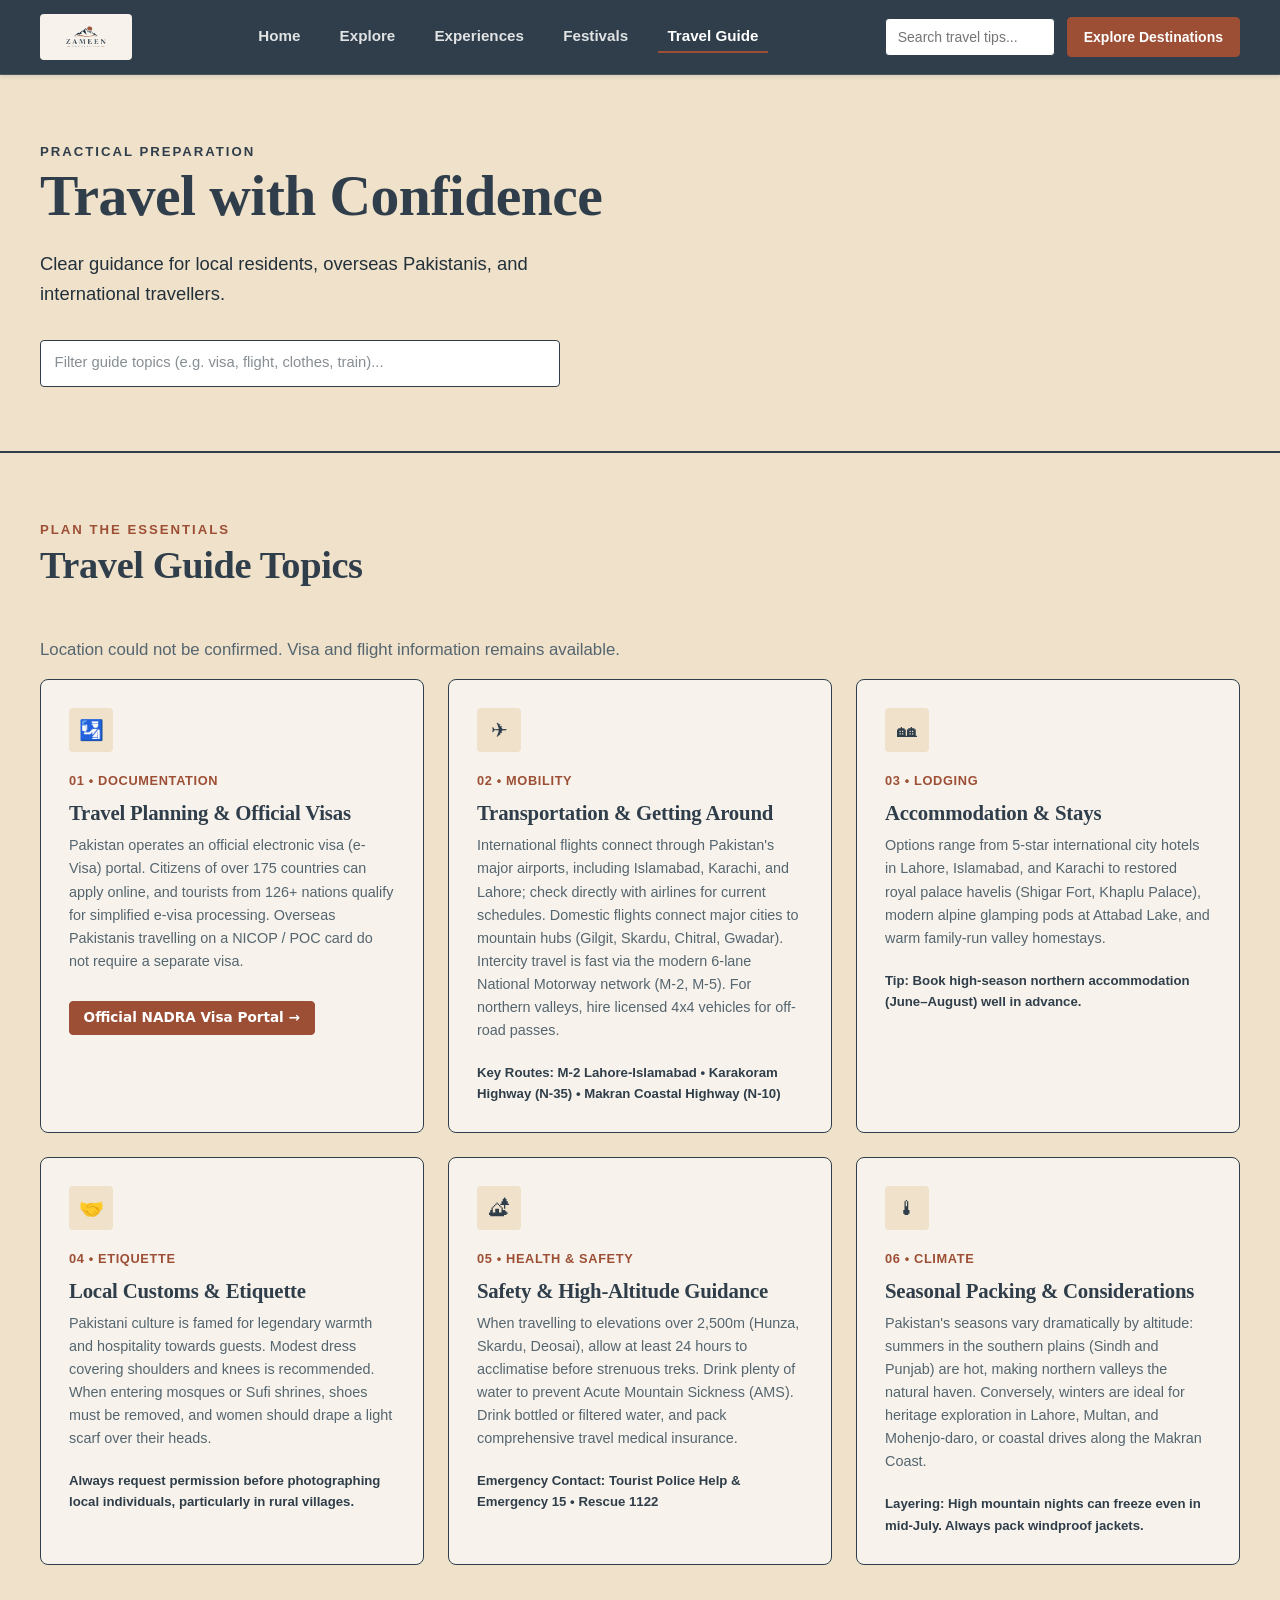
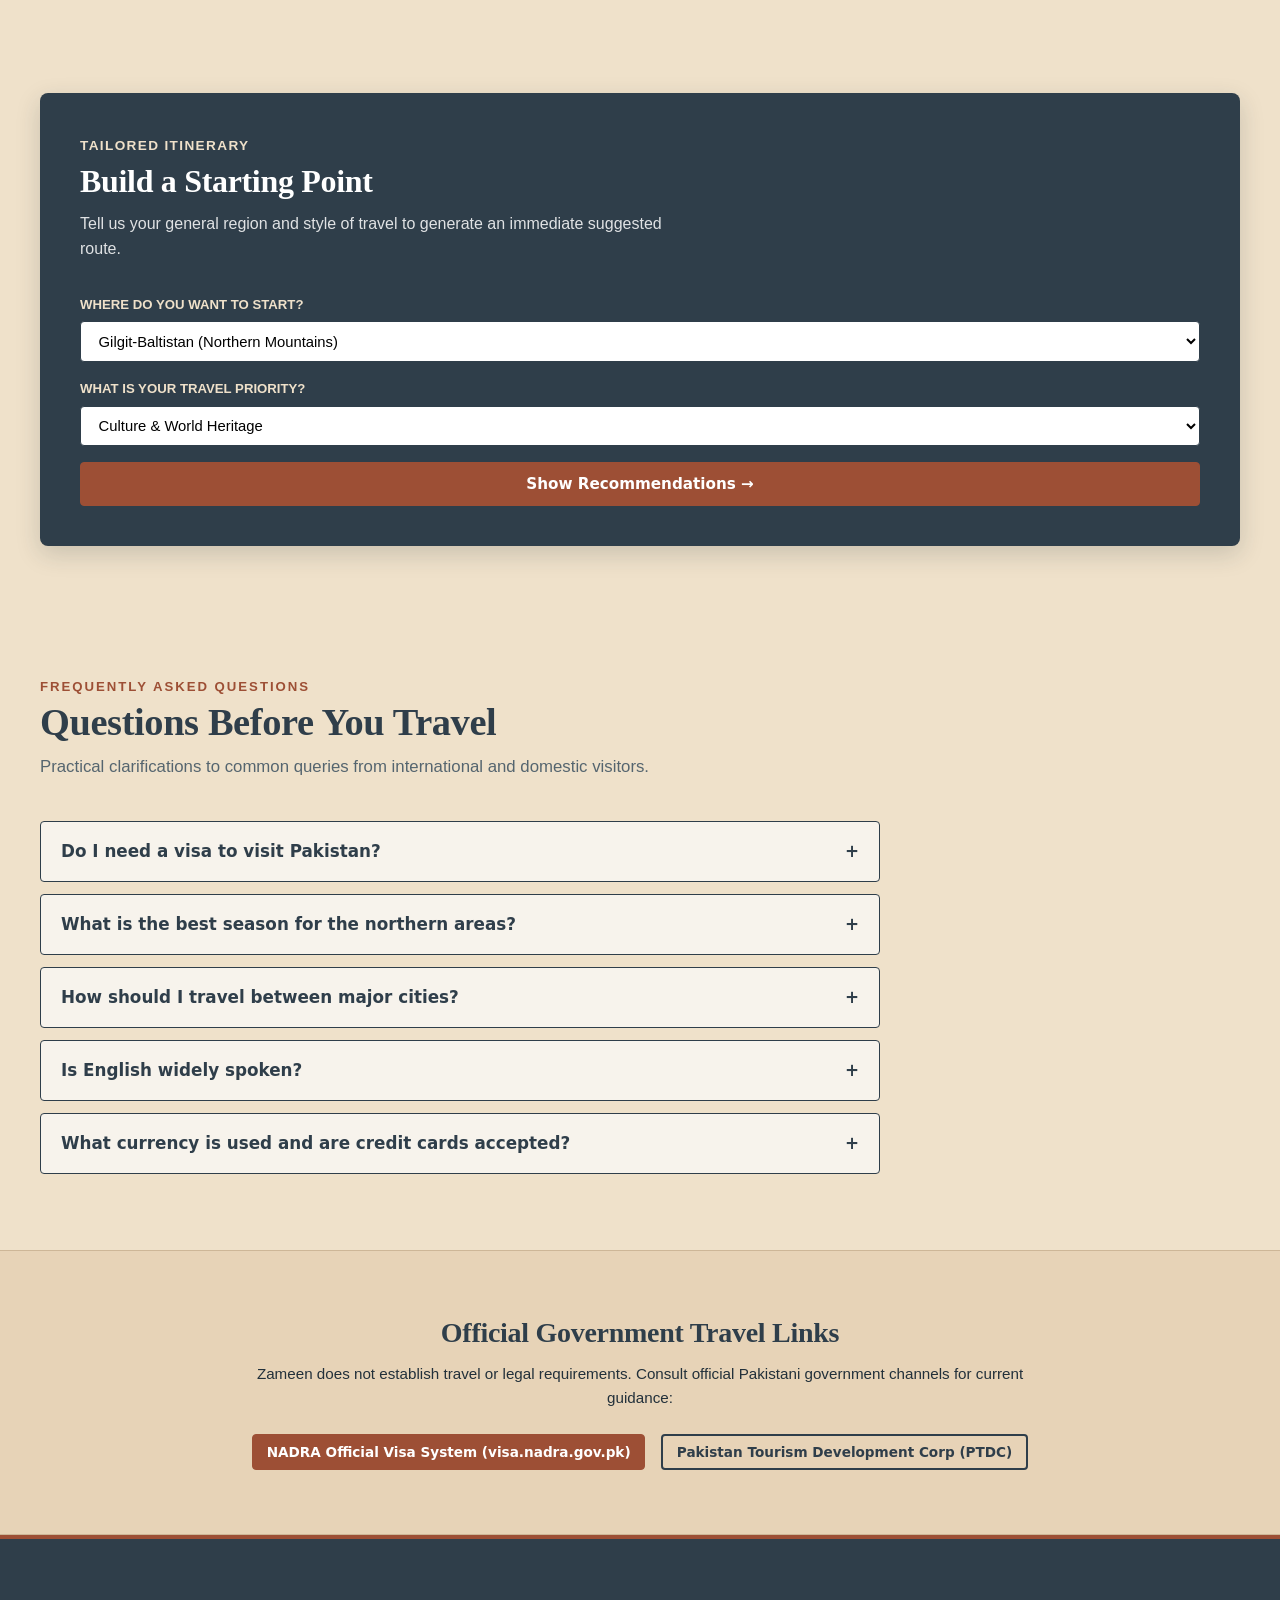
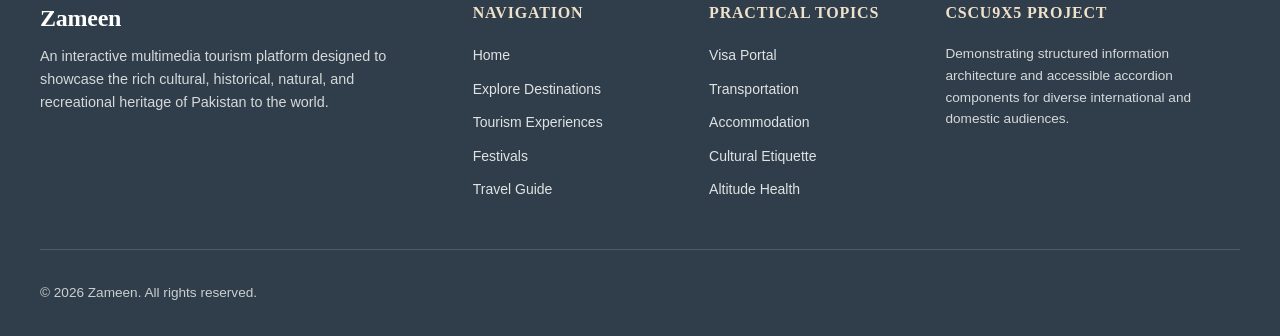
<file: travel-guide.html>
<!DOCTYPE html>
<html lang="en">
<head>
  <meta charset="UTF-8" />
  <meta name="viewport" content="width=device-width, initial-scale=1.0" />
  <meta name="description" content="Practical Pakistan travel guide: visa information, transport options, cultural etiquette, altitude safety, and seasonal advice." />
  <title>Zameen</title>
  <link rel="icon" type="image/svg+xml" href="assets/images/zameen-favicon.svg" />

  <!-- W3.CSS Mandatory CSS Framework -->
  <link rel="stylesheet" href="css/w3.css" />

  <!-- Zameen Custom Design System -->
  <link rel="stylesheet" href="css/styles.css" />
</head>
<body>
  <!-- Accessible Skip Link -->
  <a href="#main-content" class="skip-link">Skip to main content</a>

  <!-- Global Header & Navigation -->
  <header class="site-header">
    <div class="site-container">
      <div class="site-nav-wrapper">
        <a href="index.html" class="site-brand" aria-label="Zameen Homepage">
          <img src="assets/images/zameen-logo.png" alt="Zameen" class="site-brand-logo" />
        </a>

        <nav aria-label="Primary Navigation">
          <ul class="site-nav-links">
            <li><a href="index.html">Home</a></li>
            <li><a href="explore.html">Explore</a></li>
            <li><a href="experiences.html">Experiences</a></li>
            <li><a href="festivals.html">Festivals</a></li>
            <li><a href="travel-guide.html" class="active">Travel Guide</a></li>
          </ul>
        </nav>

        <div class="site-header-actions">
          <form class="header-search-form" role="search" aria-label="Site search">
            <input type="text" class="header-search-input" placeholder="Search travel tips..." aria-label="Search destinations" />
          </form>
          <a href="explore.html" class="btn-nav-cta">Explore Destinations</a>
        </div>

        <button class="mobile-nav-toggle" aria-label="Open mobile menu" aria-expanded="false">
          <svg width="24" height="24" viewBox="0 0 24 24" fill="none" stroke="currentColor" stroke-width="2">
            <line x1="3" y1="12" x2="21" y2="12"></line>
            <line x1="3" y1="6" x2="21" y2="6"></line>
            <line x1="3" y1="18" x2="21" y2="18"></line>
          </svg>
        </button>
      </div>
    </div>

    <div class="mobile-nav-drawer" aria-label="Mobile Navigation">
      <ul>
        <li><a href="index.html">Home</a></li>
        <li><a href="explore.html">Explore Destinations</a></li>
        <li><a href="experiences.html">Experiences</a></li>
        <li><a href="festivals.html">Festivals & Celebrations</a></li>
        <li><a href="travel-guide.html">Travel Guide</a></li>
      </ul>
    </div>
  </header>

  <main id="main-content">
    <!-- Header Section -->
    <section class="section-padding" style="background-color: var(--color-background-sand); border-bottom: 2px solid var(--color-border-dark);">
      <div class="site-container">
        <span class="hero-overline" style="color: var(--color-primary);">Practical Preparation</span>
        <h1 class="hero-title">Travel with Confidence</h1>
        <p class="hero-subtitle">Clear guidance for local residents, overseas Pakistanis, and international travellers.</p>

        <!-- Topic Search Input -->
        <div style="max-width: 520px; margin-top: 1.5rem;">
          <input type="text" id="guide-filter-input" class="form-input" placeholder="Filter guide topics (e.g. visa, flight, clothes, train)..." aria-label="Filter guide topics" />
        </div>
      </div>
    </section>

    <!-- Travel Guide Topics Grid (6 Essential Topics matching Mockup) -->
    <section class="section-padding">
      <div class="site-container">
        <div class="section-header">
          <div>
            <span class="hero-overline">Plan the Essentials</span>
            <h2 class="section-title">Travel Guide Topics</h2>
          </div>
        </div>

        <p id="travel-guide-location-status" class="section-subtitle" role="status" aria-live="polite" style="margin-bottom: 1rem;">Checking your location to tailor visa and flight information…</p>

        <div class="guide-topic-grid" id="guide-topics-container">
          <!-- 01 Travel Planning & Visas: shown to visitors outside Pakistan -->
          <article class="guide-topic-card" data-topic="visa planning passport documents nadra" data-location-content="international">
            <div class="guide-topic-icon">&#128706;</div>
            <span style="font-size: 0.8rem; font-weight: 800; color: var(--color-accent); letter-spacing: 0.05em;">01 &bull; DOCUMENTATION</span>
            <h3 style="font-size: 1.3rem; margin: 0.5rem 0; color: var(--color-primary);">Travel Planning & Official Visas</h3>
            <p style="font-size: 0.9rem; color: var(--color-text-muted); line-height: 1.6;">
              Pakistan operates an official electronic visa (e-Visa) portal. Citizens of over 175 countries can apply online, and tourists from 126+ nations qualify for simplified e-visa processing. Overseas Pakistanis travelling on a NICOP / POC card do not require a separate visa.
            </p>
            <a href="https://visa.nadra.gov.pk" target="_blank" rel="noopener" class="btn btn-primary btn-sm" style="margin-top: 0.5rem;">
              Official NADRA Visa Portal &rarr;
            </a>
          </article>

          <!-- 02 Transportation -->
          <article class="guide-topic-card" data-topic="transport flights train highway motorways bus">
            <div class="guide-topic-icon">&#9992;</div>
            <span style="font-size: 0.8rem; font-weight: 800; color: var(--color-accent); letter-spacing: 0.05em;">02 &bull; MOBILITY</span>
            <h3 style="font-size: 1.3rem; margin: 0.5rem 0; color: var(--color-primary);">Transportation & Getting Around</h3>
            <p style="font-size: 0.9rem; color: var(--color-text-muted); line-height: 1.6;">
              <span data-location-content="international">International flights connect through Pakistan's major airports, including Islamabad, Karachi, and Lahore; check directly with airlines for current schedules. Domestic flights connect major cities to mountain hubs (Gilgit, Skardu, Chitral, Gwadar).</span> Intercity travel is fast via the modern 6-lane National Motorway network (M-2, M-5). For northern valleys, hire licensed 4x4 vehicles for off-road passes.
            </p>
            <div style="font-size: 0.825rem; font-weight: 700; color: var(--color-primary); margin-top: 0.75rem;">
              Key Routes: M-2 Lahore-Islamabad &bull; Karakoram Highway (N-35) &bull; Makran Coastal Highway (N-10)
            </div>
          </article>

          <!-- 03 Accommodation -->
          <article class="guide-topic-card" data-topic="accommodation hotel resort guest house camping">
            <div class="guide-topic-icon">&#127960;</div>
            <span style="font-size: 0.8rem; font-weight: 800; color: var(--color-accent); letter-spacing: 0.05em;">03 &bull; LODGING</span>
            <h3 style="font-size: 1.3rem; margin: 0.5rem 0; color: var(--color-primary);">Accommodation & Stays</h3>
            <p style="font-size: 0.9rem; color: var(--color-text-muted); line-height: 1.6;">
              Options range from 5-star international city hotels in Lahore, Islamabad, and Karachi to restored royal palace havelis (Shigar Fort, Khaplu Palace), modern alpine glamping pods at Attabad Lake, and warm family-run valley homestays.
            </p>
            <div style="font-size: 0.825rem; font-weight: 700; color: var(--color-primary); margin-top: 0.75rem;">
              Tip: Book high-season northern accommodation (June–August) well in advance.
            </div>
          </article>

          <!-- 04 Local Customs -->
          <article class="guide-topic-card" data-topic="customs etiquette clothes dress culture modesty">
            <div class="guide-topic-icon">&#129309;</div>
            <span style="font-size: 0.8rem; font-weight: 800; color: var(--color-accent); letter-spacing: 0.05em;">04 &bull; ETIQUETTE</span>
            <h3 style="font-size: 1.3rem; margin: 0.5rem 0; color: var(--color-primary);">Local Customs & Etiquette</h3>
            <p style="font-size: 0.9rem; color: var(--color-text-muted); line-height: 1.6;">
              Pakistani culture is famed for legendary warmth and hospitality towards guests. Modest dress covering shoulders and knees is recommended. When entering mosques or Sufi shrines, shoes must be removed, and women should drape a light scarf over their heads.
            </p>
            <div style="font-size: 0.825rem; font-weight: 700; color: var(--color-primary); margin-top: 0.75rem;">
              Always request permission before photographing local individuals, particularly in rural villages.
            </div>
          </article>

          <!-- 05 Safety & High Altitude -->
          <article class="guide-topic-card" data-topic="safety altitude health sickness water mountain">
            <div class="guide-topic-icon">&#127957;</div>
            <span style="font-size: 0.8rem; font-weight: 800; color: var(--color-accent); letter-spacing: 0.05em;">05 &bull; HEALTH & SAFETY</span>
            <h3 style="font-size: 1.3rem; margin: 0.5rem 0; color: var(--color-primary);">Safety & High-Altitude Guidance</h3>
            <p style="font-size: 0.9rem; color: var(--color-text-muted); line-height: 1.6;">
              When travelling to elevations over 2,500m (Hunza, Skardu, Deosai), allow at least 24 hours to acclimatise before strenuous treks. Drink plenty of water to prevent Acute Mountain Sickness (AMS). Drink bottled or filtered water, and pack comprehensive travel medical insurance.
            </p>
            <div style="font-size: 0.825rem; font-weight: 700; color: var(--color-primary); margin-top: 0.75rem;">
              Emergency Contact: Tourist Police Help & Emergency 15 &bull; Rescue 1122
            </div>
          </article>

          <!-- 06 Seasonal Recommendations -->
          <article class="guide-topic-card" data-topic="season packing clothes weather winter summer">
            <div class="guide-topic-icon">&#127777;</div>
            <span style="font-size: 0.8rem; font-weight: 800; color: var(--color-accent); letter-spacing: 0.05em;">06 &bull; CLIMATE</span>
            <h3 style="font-size: 1.3rem; margin: 0.5rem 0; color: var(--color-primary);">Seasonal Packing & Considerations</h3>
            <p style="font-size: 0.9rem; color: var(--color-text-muted); line-height: 1.6;">
              Pakistan's seasons vary dramatically by altitude: summers in the southern plains (Sindh and Punjab) are hot, making northern valleys the natural haven. Conversely, winters are ideal for heritage exploration in Lahore, Multan, and Mohenjo-daro, or coastal drives along the Makran Coast.
            </p>
            <div style="font-size: 0.825rem; font-weight: 700; color: var(--color-primary); margin-top: 0.75rem;">
              Layering: High mountain nights can freeze even in mid-July. Always pack windproof jackets.
            </div>
          </article>
        </div>
      </div>
    </section>

    <!-- "Build a Starting Point" (Interactive Wizard Matching Mockup) -->
    <section class="section-padding section-sand">
      <div class="site-container">
        <div style="background-color: var(--ase-navy); color: #FFFFFF; border-radius: var(--radius-md); padding: 2.5rem; box-shadow: var(--shadow-lg);">
          <div style="max-width: 600px; margin-bottom: 2rem;">
            <span style="font-size: 0.85rem; font-weight: 700; color: var(--ase-sand); text-transform: uppercase; letter-spacing: 0.1em;">Tailored Itinerary</span>
            <h2 style="color: #FFFFFF; font-size: 2rem; margin-top: 0.25rem;">Build a Starting Point</h2>
            <p style="color: rgba(255,255,255,0.85); font-size: 1rem;">
              Tell us your general region and style of travel to generate an immediate suggested route.
            </p>
          </div>

          <form id="wizard-form" style="display: grid; grid-template-columns: repeat(auto-fit, minmax(220px, 1fr)) auto; gap: 1rem; align-items: end;">
            <div class="form-group">
              <label for="wizard-region" style="color: var(--ase-sand); font-size: 0.825rem; font-weight: 700; text-transform: uppercase;">Where do you want to start?</label>
              <select id="wizard-region" class="form-select" style="background: #fff; color: #000;">
                <option value="gilgit-baltistan">Gilgit-Baltistan (Northern Mountains)</option>
                <option value="punjab">Punjab (Imperial Lahore & Multan)</option>
                <option value="khyber-pakhtunkhwa">KPK (Swat Valley & Gandhara)</option>
                <option value="sindh">Sindh (Ancient Mohenjo-daro)</option>
                <option value="balochistan">Balochistan (Makran Coast)</option>
                <option value="islamabad">Islamabad Capital</option>
              </select>
            </div>

            <div class="form-group">
              <label for="wizard-exp" style="color: var(--ase-sand); font-size: 0.825rem; font-weight: 700; text-transform: uppercase;">What is your travel priority?</label>
              <select id="wizard-exp" class="form-select" style="background: #fff; color: #000;">
                <option value="cultural">Culture & World Heritage</option>
                <option value="nature">Scenic Nature & Wildlife</option>
                <option value="adventure">Trekking & Outdoor Adventure</option>
                <option value="recreational">Lakes & Restorative Holidays</option>
              </select>
            </div>

            <div>
              <button type="submit" class="btn btn-clay btn-block" style="height: 44px; color: #fff !important;">
                Show Recommendations &rarr;
              </button>
            </div>
          </form>

          <!-- Dynamic Wizard Result Box -->
          <div id="wizard-result" style="display: none; margin-top: 2rem; padding: 1.5rem; background: rgba(255,255,255,0.1); border-radius: var(--radius-sm); border: 1px solid rgba(224,188,136,0.3);">
            <!-- Populated via JS -->
          </div>
        </div>
      </div>
    </section>

    <!-- Questions Before You Travel (Accessible FAQ Accordions) -->
    <section class="section-padding">
      <div class="site-container">
        <div class="section-header">
          <div>
            <span class="hero-overline">Frequently Asked Questions</span>
            <h2 class="section-title">Questions Before You Travel</h2>
            <p class="section-subtitle">Practical clarifications to common queries from international and domestic visitors.</p>
          </div>
        </div>

        <div style="max-width: 840px;">
          <!-- FAQ 1: shown to visitors outside Pakistan -->
          <div class="accordion-item" data-location-content="international">
            <button class="accordion-trigger" aria-expanded="false" aria-controls="faq-ans-1">
              <span>Do I need a visa to visit Pakistan?</span>
              <span class="acc-icon">+</span>
            </button>
            <div id="faq-ans-1" class="accordion-panel" role="region">
              Citizens of over 175 countries can easily obtain an official electronic visa online via the government's official portal (<a href="https://visa.nadra.gov.pk" target="_blank" rel="noopener">visa.nadra.gov.pk</a>). Overseas Pakistanis possessing a valid National Identity Card for Overseas Pakistanis (NICOP) or Pakistan Origin Card (POC) can enter Pakistan without a visa.
            </div>
          </div>

          <!-- FAQ 2 -->
          <div class="accordion-item">
            <button class="accordion-trigger" aria-expanded="false" aria-controls="faq-ans-2">
              <span>What is the best season for the northern areas?</span>
              <span class="acc-icon">+</span>
            </button>
            <div id="faq-ans-2" class="accordion-panel" role="region">
              May through October is the premier window for Gilgit-Baltistan, Hunza, and Skardu. April offers magnificent spring apricot blossoms across the valleys, while October is renowned for vibrant golden autumn foliage. High mountain passes like Babusar Pass and Deosai Plateau open only between late June and October.
            </div>
          </div>

          <!-- FAQ 3 -->
          <div class="accordion-item">
            <button class="accordion-trigger" aria-expanded="false" aria-controls="faq-ans-3">
              <span>How should I travel between major cities?</span>
              <span class="acc-icon">+</span>
            </button>
            <div id="faq-ans-3" class="accordion-panel" role="region">
              Between Lahore, Islamabad, and Multan, the 6-lane modern motorways (M-2 and M-5) provide smooth driving in 3.5 to 4 hours. <span data-location-content="international">Direct domestic flights connect Islamabad, Karachi, and Lahore to northern airports (Gilgit and Skardu). </span>Modern luxury air-conditioned bus services (such as Daewoo and Faisal Movers) also connect all major cities.
            </div>
          </div>

          <!-- FAQ 4 -->
          <div class="accordion-item">
            <button class="accordion-trigger" aria-expanded="false" aria-controls="faq-ans-4">
              <span>Is English widely spoken?</span>
              <span class="acc-icon">+</span>
            </button>
            <div id="faq-ans-4" class="accordion-panel" role="region">
              Yes. English is an official language of Pakistan, widely spoken and understood across hotels, airports, restaurants, transport hubs, and by tour guides. Road signs, menus, and official information are routinely printed in both Urdu and English.
            </div>
          </div>

          <!-- FAQ 5 -->
          <div class="accordion-item">
            <button class="accordion-trigger" aria-expanded="false" aria-controls="faq-ans-5">
              <span>What currency is used and are credit cards accepted?</span>
              <span class="acc-icon">+</span>
            </button>
            <div id="faq-ans-5" class="accordion-panel" role="region">
              The currency is the Pakistani Rupee (PKR). Major international credit and debit cards (Visa and Mastercard) are accepted in hotels, upscale restaurants, and major stores in cities. However, for travel in northern valleys, local bazaars, and rural guest houses, carrying adequate cash (PKR) is essential as ATM availability is limited outside main towns.
            </div>
          </div>
        </div>
      </div>
    </section>

    <!-- Official Disclaimers & Official Government Resources -->
    <section id="official-resources" class="section-padding section-warm">
      <div class="site-container">
        <div style="max-width: 800px; margin: 0 auto; text-align: center;">
          <h3 style="color: var(--color-primary); margin-bottom: 0.75rem;">Official Government Travel Links</h3>
          <p style="font-size: 0.95rem; color: var(--color-text); margin-bottom: 1.5rem;">
            Zameen does not establish travel or legal requirements. Consult official Pakistani government channels for current guidance:
          </p>
          <div style="display: flex; gap: 1rem; justify-content: center; flex-wrap: wrap;">
            <a href="https://visa.nadra.gov.pk" target="_blank" rel="noopener" class="btn btn-primary btn-sm" data-location-content="international">
              NADRA Official Visa System (visa.nadra.gov.pk)
            </a>
            <a href="https://tourism.gov.pk" target="_blank" rel="noopener" class="btn btn-outline btn-sm">
              Pakistan Tourism Development Corp (PTDC)
            </a>
          </div>
        </div>
      </div>
    </section>
  </main>

  <!-- Global Footer -->
  <footer class="site-footer">
    <div class="site-container">
      <div class="footer-grid">
        <div>
          <h3 class="footer-brand-title">Zameen</h3>
          <p class="footer-desc">
            An interactive multimedia tourism platform designed to showcase the rich cultural, historical, natural, and recreational heritage of Pakistan to the world.
          </p>
        </div>
        <div>
          <h4 class="footer-heading">Navigation</h4>
          <ul class="footer-links">
            <li><a href="index.html">Home</a></li>
            <li><a href="explore.html">Explore Destinations</a></li>
            <li><a href="experiences.html">Tourism Experiences</a></li>
            <li><a href="festivals.html">Festivals</a></li>
            <li><a href="travel-guide.html">Travel Guide</a></li>
          </ul>
        </div>
        <div>
          <h4 class="footer-heading">Practical Topics</h4>
          <ul class="footer-links">
            <li><a href="#official-resources" data-location-content="international">Visa Portal</a></li>
            <li><a href="#main-content">Transportation</a></li>
            <li><a href="#main-content">Accommodation</a></li>
            <li><a href="#main-content">Cultural Etiquette</a></li>
            <li><a href="#main-content">Altitude Health</a></li>
          </ul>
        </div>
        <div>
          <h4 class="footer-heading">CSCU9X5 Project</h4>
          <p style="font-size: 0.85rem; color: rgba(255,255,255,0.8);">
            Demonstrating structured information architecture and accessible accordion components for diverse international and domestic audiences.
          </p>
        </div>
      </div>
      <div class="footer-bottom">
        <div>&copy; 2026 Zameen. All rights reserved.</div>
      </div>
    </div>
  </footer>

  <!-- Scripts -->
  <script src="js/data.js"></script>
  <script src="js/utils.js"></script>
  <script src="js/main.js"></script>
  <script>
    document.addEventListener("DOMContentLoaded", () => {
      // 1. Accordion Interactions
      const triggers = document.querySelectorAll(".accordion-trigger");
      triggers.forEach(btn => {
        btn.addEventListener("click", () => {
          const isOpen = btn.getAttribute("aria-expanded") === "true";
          const panel = document.getElementById(btn.getAttribute("aria-controls"));
          const icon = btn.querySelector(".acc-icon");

          // Toggle current
          btn.setAttribute("aria-expanded", String(!isOpen));
          if (panel) {
            panel.classList.toggle("is-open", !isOpen);
          }
          if (icon) {
            icon.textContent = isOpen ? "+" : "−";
          }
        });
      });

      // 2. Guide Topic Filter Input
      const topicInput = document.getElementById("guide-filter-input");
      const topicCards = document.querySelectorAll(".guide-topic-card");
      if (topicInput) {
        topicInput.addEventListener("input", (e) => {
          const q = e.target.value.toLowerCase().trim();
          topicCards.forEach(card => {
            const text = (card.textContent + " " + card.dataset.topic).toLowerCase();
            card.style.display = text.includes(q) ? "flex" : "none";
          });
        });
      }

      // 3. Starting Point Wizard
      const wizardForm = document.getElementById("wizard-form");
      const wizardResult = document.getElementById("wizard-result");
      if (wizardForm && wizardResult) {
        wizardForm.addEventListener("submit", (e) => {
          e.preventDefault();
          const region = document.getElementById("wizard-region").value;
          const exp = document.getElementById("wizard-exp").value;

          const matches = DESTINATIONS_DATA.filter(d => d.region === region && d.category === exp);
          const fallback = DESTINATIONS_DATA.filter(d => d.region === region);
          const list = matches.length > 0 ? matches : fallback;

          const cardsHtml = list.slice(0, 2).map(d => `                <div style="background: #FFFFFF; color: var(--color-text); padding: 1rem; border-radius: 4px; display: flex; justify-content: space-between; align-items: center; margin-top: 0.75rem;">
              <div>
                <strong style="color: var(--color-primary); font-size: 1.1rem;">${Utils.escapeHTML(d.name)}</strong>
                <div style="font-size: 0.85rem; color: var(--color-text-muted);">${Utils.escapeHTML(d.province)} &bull; ${Utils.escapeHTML(d.bestTimeToVisit.split('(')[0])}</div>
              </div>
              <button type="button" data-destination-placeholder class="btn btn-primary btn-sm" style="color: #fff !important;">View &rarr;</button>
            </div>
          `).join("");

          wizardResult.style.display = "block";
          wizardResult.innerHTML = `
            <h4 style="color: var(--ase-sand); margin-top: 0;">Suggested Starting Route:</h4>
            <p style="font-size: 0.95rem; margin-bottom: 0.5rem;">
              Based on your selection of <strong>${Utils.getRegionLabel(region)}</strong> and <strong>${Utils.getCategoryLabel(exp)}</strong>, here are top recommended starting points:
            </p>
            ${cardsHtml}
            <div style="margin-top: 1rem;">
              <a href="explore.html?region=${region}&experience=${exp}" style="color: var(--ase-sand); text-decoration: underline; font-weight: bold; font-size: 0.9rem;">
                Explore all matching destinations in this region &rarr;
              </a>
            </div>
          `;
        });
      }
    });
  </script>
</body>
</html>
</file>
<file: css/styles.css>
/**
 * Zameen — Interactive Multimedia Tourism Website
 * CSS Design System & Custom Stylesheet
 * 
 * Complies with W3.CSS framework requirements, WCAG 2.2 accessibility standards,
 * and the authoritative colour palette extracted from the design mockup "image (3).png".
 * 
 * 
 * Extracted Palette Swatches from image (3).png:
 * 1. #9D4F35 - Terracotta / Clay        (RGB: 157, 79, 53)    - Primary buttons, badges, card links
 * 2. #2F3E4A - Deep Navy / Slate Indigo (RGB: 47, 62, 74)     - Header, footer, headings, dark panels
 * 3. #8FA7B8 - Slate Blue / Denim       (RGB: 143, 167, 184) - Image placeholders, tags, map accents
 * 4. #EFE1CA - Warm Sand / Tan          (RGB: 239, 225, 202) - Page background, hero and section blocks
 * 5. #F7F3EC - Cream Surface            (RGB: 247, 243, 236) - Card and widget surfaces
 */

:root {
  /* ==========================================================================
     1. Authoritative Swatches from palette.ase
     ========================================================================== */
  --ase-clay: #9D4F35;
  --ase-navy: #2F3E4A;
  --ase-slate: #8FA7B8;
  --ase-maroon: #7B3A26;
  --ase-sand: #EFE1CA;

  /* ==========================================================================
     2. Semantic Colour System
     ========================================================================== */
  /* Primary & Brand */
  --color-primary: #2F3E4A;          /* Deep Navy - Headings, footer, dark panels, outline buttons */
  --color-primary-hover: #22303A;    /* Deeper navy for hover */
  --color-secondary: #9D4F35;        /* Terracotta - Primary buttons, badges, card links */
  --color-secondary-hover: #7B3A26;  /* Deeper terracotta */
  --color-accent: #9D4F35;           /* Terracotta - CTA buttons, overlines, badges, links */
  --color-accent-hover: #7B3A26;     /* Deeper terracotta */
  --color-accent-subtle: #8FA7B8;    /* Slate Blue - Image placeholders, tags, map accents */
  --color-accent-subtle-hover: #728CA0;

  /* Backgrounds & Surfaces */
  --color-background: #EFE1CA;       /* Warm tan page background from the mockup */
  --color-background-sand: #EFE1CA;  /* Sand hero/section blocks matching the page background */
  --color-background-warm: #E7D3B7;  /* Subtle deeper sand tint for alternating sections */
  --color-surface: #F7F3EC;          /* Cream card and widget surface from the mockup */
  --color-surface-sand: #F7F3EC;     /* Cream surface variant matching mockup cards */
  --color-surface-clay: #9D4F35;     /* Terracotta card surface */
  --color-surface-navy: #2F3E4A;     /* Navy card surface */
  --color-surface-slate: #8FA7B8;    /* Slate card surface */

  /* Text & Readability (WCAG 2.2 AA/AAA Compliant) */
  --color-text: #22303A;             /* Ultra-deep navy text (Contrast > 10:1 against #EFE1CA, > 7:1 against #F7F3EC) */
  --color-text-muted: #55656F;       /* Muted navy-grey text (Contrast > 5:1 against #EFE1CA) */
  --color-text-inverse: #FFFFFF;     /* Crisp white text for dark containers */
  --color-text-on-sand: #22303A;     /* Deep contrast text on sand surfaces */

  /* Borders & Dividers */
  --color-border: #CDB697;           /* Warm sand border */
  --color-border-dark: #2F3E4A;      /* Navy border matching mockup card outlines */
  --color-border-subtle: #E0D2BA;    /* Very soft divider */

  /* Interactive States */
  --color-focus-ring: #2F3E4A;       /* High-visibility navy focus ring */
  --color-success: #2E6930;
  --color-warning: #B36814;
  --color-info: #2F3E4A;

  /* Typography */
  --font-serif: "Playfair Display", Georgia, "Times New Roman", serif;
  --font-sans: system-ui, -apple-system, BlinkMacSystemFont, "Segoe UI", Roboto, "Helvetica Neue", Arial, sans-serif;

  /* Elevation Shadows */
  --shadow-sm: 0 2px 4px rgba(34, 48, 58, 0.10);
  --shadow-md: 0 4px 12px rgba(34, 48, 58, 0.14);
  --shadow-lg: 0 8px 24px rgba(34, 48, 58, 0.18);
  --shadow-hover: 0 10px 28px rgba(34, 48, 58, 0.20);

  /* Border Radii */
  --radius-sm: 4px;
  --radius-md: 8px;
  --radius-lg: 14px;
  --radius-full: 9999px;

  /* Layout */
  --max-width: 1240px;
  --header-height: 74px;
}

/* ==========================================================================
   3. Global Resets & Base Styles
   ========================================================================== */
*, *::before, *::after {
  box-sizing: border-box;
}

html {
  scroll-behavior: smooth;
  font-size: 16px;
  background-color: var(--color-background);
  color: var(--color-text);
  font-family: var(--font-sans);
}

body {
  margin: 0;
  padding: 0;
  min-height: 100vh;
  display: flex;
  flex-direction: column;
  background-color: var(--color-background);
  color: var(--color-text);
  line-height: 1.6;
  -webkit-font-smoothing: antialiased;
}

main {
  flex: 1 0 auto;
}

/* Accessibility: Visible Focus Indicators */
:focus-visible {
  outline: 3px solid var(--color-focus-ring);
  outline-offset: 3px;
}

/* Skip to main content link for keyboard navigation */
.skip-link {
  position: absolute;
  top: -100px;
  left: 1rem;
  background: var(--color-primary);
  color: #FFFFFF;
  padding: 0.75rem 1.5rem;
  border-radius: var(--radius-sm);
  z-index: 10000;
  text-decoration: none;
  font-weight: 700;
  transition: top 0.2s ease;
}
.skip-link:focus {
  top: 1rem;
}

/* Headings */
h1, h2, h3, h4, h5, h6 {
  font-family: var(--font-serif);
  color: var(--color-primary);
  margin-top: 0;
  font-weight: 700;
  line-height: 1.25;
  letter-spacing: -0.01em;
}

h1 { font-size: clamp(2rem, 4vw, 3.25rem); }
h2 { font-size: clamp(1.6rem, 3vw, 2.4rem); }
h3 { font-size: clamp(1.25rem, 2.2vw, 1.75rem); }
h4 { font-size: 1.25rem; }
h5 { font-size: 1.1rem; }
h6 { font-size: 1rem; }

p {
  margin-top: 0;
  margin-bottom: 1.25rem;
}

a {
  color: var(--color-primary);
  text-decoration: underline;
  text-decoration-thickness: 1px;
  text-underline-offset: 3px;
  transition: color 0.2s ease, text-decoration-color 0.2s ease;
}
a:hover {
  color: var(--color-accent);
  text-decoration-color: var(--color-accent);
}

img {
  max-width: 100%;
  height: auto;
  display: block;
}

/* Container Constraint */
.site-container {
  width: 100%;
  max-width: var(--max-width);
  margin-left: auto;
  margin-right: auto;
  padding-left: 1.25rem;
  padding-right: 1.25rem;
}

/* ==========================================================================
   4. Header & Navigation (Consistent with Wireframes & Mockup)
   ========================================================================== */
.site-header {
  position: relative;
  background-color: var(--color-primary);
  border-bottom: 1px solid rgba(255, 255, 255, 0.12);
  z-index: 900;
  box-shadow: var(--shadow-sm);
}

.site-nav-wrapper {
  display: flex;
  align-items: center;
  justify-content: space-between;
  height: var(--header-height);
  gap: 1.5rem;
}

/* Brand Logo */
.site-brand {
  display: flex;
  align-items: center;
  gap: 0.6rem;
  text-decoration: none;
  color: #FFFFFF;
  font-family: var(--font-serif);
  font-size: 1.5rem;
  font-weight: 800;
  letter-spacing: -0.02em;
  white-space: nowrap;
}
.site-brand:hover {
  color: var(--ase-sand);
  text-decoration: none;
}
/* Logo lockup on a cream chip so the navy artwork reads on the navy header */
.site-brand-logo {
  height: 46px;
  width: auto;
  display: block;
  background-color: var(--color-surface);
  padding: 6px 12px;
  border-radius: var(--radius-sm);
}
.site-brand:hover .site-brand-logo {
  opacity: 0.9;
  transition: opacity 0.2s ease;
}

/* Desktop Nav Links */
.site-nav-links {
  display: flex;
  align-items: center;
  gap: 1.25rem;
  list-style: none;
  margin: 0;
  padding: 0;
}
.site-nav-links a {
  text-decoration: none;
  color: rgba(255, 255, 255, 0.85);
  font-size: 0.95rem;
  font-weight: 600;
  padding: 0.4rem 0.6rem;
  border-radius: var(--radius-sm);
  transition: all 0.2s ease;
}
.site-nav-links a:hover {
  color: #FFFFFF;
  background-color: rgba(255, 255, 255, 0.12);
  text-decoration: none;
}
.site-nav-links a.active {
  color: #FFFFFF;
  font-weight: 700;
  border-bottom: 2px solid var(--ase-clay);
  border-radius: 0;
}

/* Header Action & Search */
.site-header-actions {
  display: flex;
  align-items: center;
  gap: 0.75rem;
}
.header-search-form {
  position: relative;
  display: flex;
  align-items: center;
}
.header-search-input {
  padding: 0.45rem 0.75rem;
  border: 1px solid var(--color-border-dark);
  border-radius: var(--radius-sm);
  background-color: #FFFFFF;
  font-size: 0.875rem;
  width: 170px;
  transition: width 0.25s ease, border-color 0.2s ease;
}
.header-search-input:focus {
  width: 220px;
  border-color: var(--color-primary);
}

/* Nav CTA Button matching mockup */
.btn-nav-cta {
  background-color: var(--color-secondary);
  color: #FFFFFF !important;
  text-decoration: none !important;
  font-weight: 600;
  font-size: 0.875rem;
  padding: 0.5rem 1rem;
  border-radius: var(--radius-sm);
  border: 1px solid var(--color-secondary);
  white-space: nowrap;
  transition: background-color 0.2s ease, transform 0.1s ease;
}
.btn-nav-cta:hover {
  background-color: var(--color-secondary-hover);
  color: #FFFFFF !important;
}

/* Mobile Nav Toggle */
.mobile-nav-toggle {
  display: none;
  background: transparent;
  border: 1px solid rgba(255, 255, 255, 0.4);
  border-radius: var(--radius-sm);
  padding: 0.5rem;
  cursor: pointer;
  color: #FFFFFF;
}

/* Mobile Nav Drawer */
.mobile-nav-drawer {
  display: none;
  background-color: var(--color-primary);
  border-bottom: 1px solid rgba(255, 255, 255, 0.15);
  padding: 1rem 1.25rem;
}
.mobile-nav-drawer.is-open {
  display: block;
}
.mobile-nav-drawer ul {
  list-style: none;
  padding: 0;
  margin: 0;
  display: flex;
  flex-direction: column;
  gap: 0.75rem;
}
.mobile-nav-drawer a {
  text-decoration: none;
  font-size: 1.1rem;
  font-weight: 600;
  color: #FFFFFF;
  display: block;
  padding: 0.5rem 0;
  border-bottom: 1px solid rgba(255, 255, 255, 0.18);
}

/* ==========================================================================
   5. Buttons & Interactive Controls
   ========================================================================== */
.btn {
  display: inline-flex;
  align-items: center;
  justify-content: center;
  gap: 0.5rem;
  font-family: var(--font-sans);
  font-weight: 600;
  font-size: 0.95rem;
  padding: 0.65rem 1.35rem;
  border-radius: var(--radius-sm);
  text-decoration: none !important;
  cursor: pointer;
  border: 1px solid transparent;
  transition: all 0.2s ease;
  line-height: 1.4;
}

.btn-primary {
  background-color: var(--color-secondary);
  color: #FFFFFF !important;
  border-color: var(--color-secondary);
}
.btn-primary:hover {
  background-color: var(--color-secondary-hover);
  border-color: var(--color-secondary-hover);
  box-shadow: var(--shadow-sm);
}

.btn-secondary {
  background-color: var(--color-primary);
  color: #FFFFFF !important;
  border-color: var(--color-primary);
}
.btn-secondary:hover {
  background-color: var(--color-primary-hover);
  border-color: var(--color-primary-hover);
}

.btn-clay {
  background-color: var(--color-accent);
  color: #FFFFFF !important;
  border-color: var(--color-accent);
}
.btn-clay:hover {
  background-color: var(--color-accent-hover);
}

.btn-outline {
  background-color: transparent;
  color: var(--color-primary) !important;
  border: 2px solid var(--color-primary);
}
.btn-outline:hover {
  background-color: var(--color-primary);
  color: #FFFFFF !important;
}

.btn-sm {
  padding: 0.4rem 0.85rem;
  font-size: 0.85rem;
}

.btn-block {
  width: 100%;
}

/* ==========================================================================
   6. Hero Sections (Matching Mockups)
   ========================================================================== */
.hero-editorial {
  background-color: var(--color-background-sand);
  padding: 0;
  min-height: calc(100vh - var(--header-height));
  position: relative;
  overflow: hidden;
  isolation: isolate;
}

/* Background Video Layer (hero) */
.hero-video-bg {
  position: absolute;
  inset: 0;
  z-index: 0;
  pointer-events: none;
}

.hero-video {
  width: 100%;
  height: 100%;
  object-fit: cover;
  object-position: center center;
  display: block;
}

.hero-audio-toggle {
  position: absolute;
  right: 1.5rem;
  bottom: 1.5rem;
  z-index: 2;
  display: inline-flex;
  align-items: center;
  gap: 0.5rem;
  padding: 0.65rem 0.9rem;
  border: 1px solid rgba(255, 255, 255, 0.45);
  border-radius: var(--radius-full);
  background: rgba(34, 48, 58, 0.86);
  color: #FFFFFF;
  font: inherit;
  cursor: pointer;
}
.hero-audio-toggle:hover {
  background: var(--color-primary);
}
.hero-audio-toggle:focus-visible {
  outline-color: #FFFFFF;
}
.hero-audio-toggle svg {
  width: 1.2rem;
  height: 1.2rem;
  fill: currentColor;
}

.hero-editorial .site-container {
  position: relative;
  z-index: 1;
}

.hero-grid {
  display: grid;
  grid-template-columns: 1.15fr 0.85fr;
  gap: 2.5rem;
  align-items: center;
}

.hero-overline {
  text-transform: uppercase;
  letter-spacing: 0.15em;
  font-size: 0.825rem;
  font-weight: 700;
  color: var(--color-accent);
  margin-bottom: 0.75rem;
}

.hero-title {
  font-size: clamp(2.25rem, 4.5vw, 3.6rem);
  color: var(--color-primary);
  margin-bottom: 1.25rem;
  line-height: 1.15;
}

.hero-subtitle {
  font-size: 1.15rem;
  color: var(--color-text-on-sand);
  margin-bottom: 2rem;
  max-width: 540px;
}

.hero-actions {
  display: flex;
  flex-wrap: wrap;
  gap: 1rem;
}

/* ==========================================================================
   7. Discovery Search Bar Widget (Prominent on Homepage)
   ========================================================================== */
.discovery-widget-section {
  background-color: var(--color-background);
  padding: 2rem 0;
}

.discovery-widget {
  background-color: var(--color-surface);
  border: 1px solid var(--color-border-dark);
  border-radius: var(--radius-md);
  padding: 1.5rem;
  box-shadow: var(--shadow-md);
}

.discovery-form-grid {
  display: grid;
  grid-template-columns: repeat(auto-fit, minmax(200px, 1fr)) auto;
  gap: 1rem;
  align-items: end;
}

.form-group {
  display: flex;
  flex-direction: column;
  gap: 0.4rem;
}

.form-label {
  font-size: 0.825rem;
  font-weight: 700;
  text-transform: uppercase;
  letter-spacing: 0.05em;
  color: var(--color-primary);
}

.form-select,
.form-input {
  width: 100%;
  padding: 0.65rem 0.85rem;
  border: 1px solid var(--color-border-dark);
  border-radius: var(--radius-sm);
  background-color: #FFFFFF;
  font-size: 0.925rem;
  color: var(--color-text);
  font-family: inherit;
  transition: border-color 0.2s ease, box-shadow 0.2s ease;
}

.form-select:focus,
.form-input:focus {
  border-color: var(--color-primary);
  box-shadow: 0 0 0 3px rgba(47, 62, 74, 0.18);
}

/* ==========================================================================
   8. Section Styling & Grid Layouts
   ========================================================================== */
.section-padding {
  padding: 4rem 0;
}

.section-sand {
  background-color: var(--ase-sand) !important;
  color: var(--color-text);
}
.section-sand h1,
.section-sand h2,
.section-sand h3,
.section-sand h4 {
  color: var(--color-primary);
}
.section-sand .section-subtitle,
.section-sand p {
  color: #22303A;
}
.section-sand .hero-overline {
  color: var(--color-accent);
  font-weight: 800;
}
.section-sand .btn-outline {
  border-color: var(--color-primary);
  color: var(--color-primary) !important;
}
.section-sand .btn-outline:hover {
  background-color: var(--color-primary);
  color: #FFFFFF !important;
}

.section-clay {
  background-color: var(--color-background) !important;
  color: var(--color-text);
}
.section-clay h1,
.section-clay h2,
.section-clay h3,
.section-clay h4 {
  color: var(--color-primary);
}
.section-clay .section-subtitle,
.section-clay p {
  color: #22303A;
}
.section-clay .hero-overline {
  color: var(--color-accent);
  font-weight: 800;
}
.section-clay .btn-outline {
  color: var(--color-primary) !important;
  border-color: var(--color-primary);
}
.section-clay .btn-outline:hover {
  background-color: var(--color-primary);
  color: #FFFFFF !important;
}
.section-clay .btn-primary {
  background-color: var(--color-secondary);
  border-color: var(--color-secondary);
  color: #FFFFFF !important;
}
.section-clay .btn-primary:hover {
  background-color: var(--color-secondary-hover);
  border-color: var(--color-secondary-hover);
}
.section-clay .destination-card:not(.card-theme-clay):not(.card-theme-navy) {
  background-color: var(--color-surface);
  color: var(--color-text);
}
.section-clay .destination-card:not(.card-theme-clay):not(.card-theme-navy) .destination-card-title,
.section-clay .destination-card:not(.card-theme-clay):not(.card-theme-navy) .destination-card-desc,
.section-clay .destination-card:not(.card-theme-clay):not(.card-theme-navy) .destination-card-province {
  color: var(--color-text);
}
.section-clay .recommendation-panel {
  background-color: var(--color-surface);
  color: var(--color-text);
}
.section-clay .recommendation-panel h3,
.section-clay .recommendation-panel h4 {
  color: var(--color-primary);
}
.section-clay .recommendation-panel p {
  color: var(--color-text);
}
.section-clay .location-context-bar {
  background-color: var(--color-background-sand);
  color: var(--color-text-on-sand);
}
.section-clay .discovery-widget {
  background-color: var(--color-surface);
  color: var(--color-text-on-sand);
}
.section-clay .explore-sidebar {
  background-color: var(--color-surface);
  color: var(--color-text);
}
.section-clay .explore-sidebar h2,
.section-clay .explore-sidebar label {
  color: var(--color-primary);
}
.section-clay .guide-topic-card {
  background-color: var(--color-surface);
  color: var(--color-text);
}
.section-clay .guide-topic-card h3 {
  color: var(--color-primary);
}
.section-clay .guide-topic-card p {
  color: var(--color-text-muted);
}
.section-clay .accordion-item {
  background-color: var(--color-surface);
  color: var(--color-text);
}
.section-clay .accordion-trigger {
  color: var(--color-primary);
}
.section-clay .accordion-panel {
  color: var(--color-text);
}
.section-clay .festival-card {
  background-color: var(--color-surface);
  color: var(--color-text);
}
.section-clay .festival-content h2 {
  color: var(--color-primary);
}
.section-clay .festival-content p {
  color: var(--color-text);
}

.section-warm {
  background-color: var(--color-background-warm);
  border-top: 1px solid var(--color-border);
  border-bottom: 1px solid var(--color-border);
}

.section-header {
  margin-bottom: 2.5rem;
  display: flex;
  justify-content: space-between;
  align-items: flex-end;
  flex-wrap: wrap;
  gap: 1rem;
}

.section-header-centered {
  text-align: center;
  max-width: 680px;
  margin-left: auto;
  margin-right: auto;
}

.section-title {
  margin-bottom: 0.5rem;
}

.section-subtitle {
  color: var(--color-text-muted);
  font-size: 1.05rem;
  margin-bottom: 0;
  max-width: 620px;
}

/* ==========================================================================
   9. Destination Cards (Matching Wireframe & Mockup Patterns)
   ========================================================================== */
.destination-grid {
  display: grid;
  grid-template-columns: repeat(auto-fill, minmax(280px, 1fr));
  gap: 1.75rem;
}

.destination-card {
  background-color: var(--color-surface);
  border: 1px solid var(--color-border-dark);
  border-radius: var(--radius-md);
  overflow: hidden;
  box-shadow: var(--shadow-sm);
  display: flex;
  flex-direction: column;
  transition: transform 0.25s ease, box-shadow 0.25s ease;
}

.destination-card:hover {
  transform: translateY(-4px);
  box-shadow: var(--shadow-hover);
}

.destination-card-media {
  position: relative;
  aspect-ratio: 16 / 10;
  background-color: var(--ase-slate);
  overflow: hidden;
}

.destination-card-media img {
  width: 100%;
  height: 100%;
  object-fit: cover;
  transition: transform 0.4s ease;
}
.destination-card:hover .destination-card-media img {
  transform: scale(1.05);
}

.destination-card-badge {
  position: absolute;
  top: 0.75rem;
  left: 0.75rem;
  background-color: var(--color-secondary);
  color: #FFFFFF;
  padding: 0.3rem 0.65rem;
  border-radius: var(--radius-sm);
  font-size: 0.75rem;
  font-weight: 700;
  text-transform: uppercase;
  letter-spacing: 0.04em;
}

.destination-card-category {
  position: absolute;
  top: 0.75rem;
  right: 0.75rem;
  background-color: rgba(47, 62, 74, 0.85);
  color: #FFFFFF;
  padding: 0.3rem 0.65rem;
  border-radius: var(--radius-sm);
  font-size: 0.75rem;
  font-weight: 600;
  backdrop-filter: blur(2px);
}

.destination-card-body {
  padding: 1.25rem;
  display: flex;
  flex-direction: column;
  flex-grow: 1;
}

.destination-card-province {
  font-size: 0.785rem;
  font-weight: 700;
  color: var(--color-accent);
  text-transform: uppercase;
  letter-spacing: 0.05em;
  margin-bottom: 0.35rem;
}

.destination-card-title {
  font-size: 1.35rem;
  margin-bottom: 0.5rem;
  color: var(--color-primary);
}

.destination-card-title-button {
  padding: 0;
  border: 0;
  background: none;
  color: inherit;
  font: inherit;
  font-weight: inherit;
  text-align: left;
  cursor: pointer;
}
.destination-card-title-button:hover {
  text-decoration: underline;
}

.destination-card-desc {
  font-size: 0.9rem;
  color: var(--color-text-muted);
  margin-bottom: 1rem;
  flex-grow: 1;
  display: -webkit-box;
  -webkit-line-clamp: 3;
  -webkit-box-orient: vertical;
  overflow: hidden;
}

.destination-card-meta {
  display: flex;
  align-items: center;
  justify-content: space-between;
  border-top: 1px solid var(--color-border);
  padding-top: 0.75rem;
  font-size: 0.825rem;
  color: var(--color-text-muted);
}

.destination-card-season {
  display: flex;
  align-items: center;
  gap: 0.35rem;
}

.destination-card-link {
  padding: 0;
  border: 0;
  background: none;
  font: inherit;
  font-weight: 700;
  color: var(--color-accent);
  text-decoration: none;
  display: inline-flex;
  align-items: center;
  gap: 0.35rem;
  cursor: pointer;
}
.destination-card-link:hover {
  color: var(--color-accent);
  text-decoration: underline;
}

/* Universal Card Surface (all destination cards share one cream colour) */
.card-theme-clay {
  background-color: var(--color-surface);
  color: var(--color-text);
  border-color: var(--color-border-dark);
}
.card-theme-clay .destination-card-title {
  color: var(--color-primary);
}
.card-theme-clay .destination-card-province,
.card-theme-clay .destination-card-link {
  color: var(--color-accent);
}
.card-theme-clay .destination-card-desc,
.card-theme-clay .destination-card-meta {
  color: var(--color-text-muted);
}

.card-theme-navy {
  background-color: var(--color-surface);
  color: var(--color-text);
}
.card-theme-navy .destination-card-title {
  color: var(--color-primary);
}
.card-theme-navy .destination-card-link {
  color: var(--color-accent);
}
.card-theme-navy .destination-card-desc,
.card-theme-navy .destination-card-meta {
  color: var(--color-text-muted);
}

/* ==========================================================================
   10. Tourism Experience Category Cards (Mockup Grid)
   ========================================================================== */
.experience-grid {
  display: grid;
  grid-template-columns: repeat(auto-fill, minmax(320px, 1fr));
  gap: 1.75rem;
}

.experience-card {
  border: 1px solid var(--color-border-dark);
  border-radius: var(--radius-md);
  padding: 1.75rem;
  background-color: var(--color-surface);
  position: relative;
  display: flex;
  flex-direction: column;
  transition: transform 0.25s ease, box-shadow 0.25s ease;
}

.experience-card:hover {
  transform: translateY(-4px);
  box-shadow: var(--shadow-md);
}

.experience-number {
  font-size: 0.85rem;
  font-weight: 800;
  letter-spacing: 0.1em;
  color: var(--color-accent);
  margin-bottom: 0.5rem;
}

.experience-title {
  font-size: 1.4rem;
  color: var(--color-primary);
  margin-bottom: 0.75rem;
}

.experience-desc {
  font-size: 0.925rem;
  color: var(--color-text-muted);
  margin-bottom: 1.25rem;
  flex-grow: 1;
}

.experience-link {
  font-weight: 700;
  font-size: 0.875rem;
  color: var(--color-primary);
  text-decoration: none;
  display: inline-flex;
  align-items: center;
  gap: 0.35rem;
}
.experience-link:hover {
  text-decoration: underline;
  color: var(--color-accent);
}

/* Universal Card Surface (all experience cards share one cream colour) */
.experience-card.is-clay,
.experience-card.is-slate {
  background-color: var(--color-surface);
  color: var(--color-text);
}
.experience-card.is-clay .experience-number,
.experience-card.is-slate .experience-number {
  color: var(--color-accent);
}
.experience-card.is-clay .experience-title,
.experience-card.is-slate .experience-title {
  color: var(--color-primary);
}
.experience-card.is-clay .experience-desc,
.experience-card.is-slate .experience-desc {
  color: var(--color-text-muted);
}
.experience-card.is-clay .experience-link,
.experience-card.is-slate .experience-link {
  color: var(--color-primary);
}

/* ==========================================================================
   11. Personalised Recommendation Module ("Recommended for You")
   ========================================================================== */
.recommendation-panel {
  background-color: var(--color-surface);
  border: 1px solid var(--color-border-dark);
  border-radius: var(--radius-md);
  padding: 2rem;
  box-shadow: var(--shadow-md);
  margin-bottom: 2.5rem;
}

.recommendation-controls {
  display: grid;
  grid-template-columns: repeat(auto-fit, minmax(200px, 1fr));
  gap: 1.25rem;
  margin-bottom: 1.5rem;
  padding-bottom: 1.5rem;
  border-bottom: 1px solid var(--color-border);
}

.recommendation-reason-tag {
  display: inline-flex;
  align-items: center;
  gap: 0.4rem;
  background-color: rgba(157, 79, 53, 0.15);
  color: var(--color-accent-hover);
  padding: 0.3rem 0.65rem;
  border-radius: var(--radius-full);
  font-size: 0.785rem;
  font-weight: 600;
  margin-bottom: 0.5rem;
}

.location-context-bar {
  display: flex;
  align-items: center;
  justify-content: space-between;
  flex-wrap: wrap;
  gap: 1rem;
  padding: 0.85rem 1.25rem;
  background-color: var(--color-background-sand);
  border-radius: var(--radius-sm);
  border: 1px solid var(--color-border-dark);
  margin-bottom: 1.5rem;
  font-size: 0.9rem;
}

/* ==========================================================================
   12. Explore Page Layout (Sidebar + Results Grid + Map)
   ========================================================================== */
.explore-layout {
  display: grid;
  grid-template-columns: 290px 1fr;
  gap: 2rem;
  align-items: start;
}

.explore-sidebar {
  background-color: var(--color-surface);
  border: 1px solid var(--color-border-dark);
  border-radius: var(--radius-md);
  padding: 1.5rem;
  position: sticky;
  top: calc(var(--header-height) + 1.5rem);
  box-shadow: var(--shadow-sm);
}

.sidebar-heading {
  font-size: 1.15rem;
  margin-bottom: 1.25rem;
  padding-bottom: 0.65rem;
  border-bottom: 2px solid var(--color-primary);
}

.explore-toolbar {
  display: flex;
  justify-content: space-between;
  align-items: center;
  flex-wrap: wrap;
  gap: 1rem;
  margin-bottom: 1.5rem;
  padding-bottom: 1rem;
  border-bottom: 1px solid var(--color-border);
}

.active-filters-chips {
  display: flex;
  flex-wrap: wrap;
  gap: 0.5rem;
  margin-bottom: 1.25rem;
}

.filter-chip {
  display: inline-flex;
  align-items: center;
  gap: 0.4rem;
  background-color: var(--color-background-sand);
  color: var(--color-text-on-sand);
  border: 1px solid var(--color-border-dark);
  padding: 0.25rem 0.6rem;
  border-radius: var(--radius-full);
  font-size: 0.8rem;
  font-weight: 600;
}
.filter-chip button {
  background: transparent;
  border: none;
  cursor: pointer;
  padding: 0;
  display: flex;
  align-items: center;
  color: var(--color-primary);
}

/* View switcher button group */
.view-switch-group {
  display: inline-flex;
  border: 1px solid var(--color-border-dark);
  border-radius: var(--radius-sm);
  overflow: hidden;
}
.btn-view-switch {
  background: #FFFFFF;
  border: none;
  padding: 0.45rem 0.85rem;
  font-size: 0.85rem;
  font-weight: 600;
  cursor: pointer;
  color: var(--color-primary);
  transition: background 0.2s ease, color 0.2s ease;
}
.btn-view-switch.active {
  background: var(--color-primary);
  color: #FFFFFF;
}

/* Empty State */
.empty-state {
  text-align: center;
  padding: 4rem 1.5rem;
  background-color: var(--color-surface);
  border: 2px dashed var(--color-border);
  border-radius: var(--radius-md);
  margin: 2rem 0;
}
.empty-state-icon {
  font-size: 3rem;
  margin-bottom: 1rem;
  color: var(--color-accent);
}

/* ==========================================================================
   13. Interactive Map (Leaflet Integration)
   ========================================================================== */
.map-container-wrapper {
  position: relative;
  border: 1px solid var(--color-border-dark);
  border-radius: var(--radius-md);
  overflow: hidden;
  box-shadow: var(--shadow-md);
  background-color: #E6EAEF;
}

#pakistan-map {
  width: 100%;
  height: 540px;
}

.map-legend-box {
  position: absolute;
  bottom: 1.5rem;
  left: 1.5rem;
  background: rgba(255, 255, 255, 0.95);
  border: 1px solid var(--color-border-dark);
  border-radius: var(--radius-sm);
  padding: 0.75rem 1rem;
  font-size: 0.8rem;
  z-index: 800;
  backdrop-filter: blur(4px);
  box-shadow: var(--shadow-sm);
}

.map-popup-card {
  max-width: 240px;
  font-family: var(--font-sans);
}
.map-popup-card img {
  width: 100%;
  height: 120px;
  object-fit: cover;
  border-radius: var(--radius-sm);
  margin-bottom: 0.5rem;
}
.map-popup-title {
  font-size: 1.05rem;
  font-family: var(--font-serif);
  color: var(--color-primary);
  margin: 0 0 0.25rem;
}
.map-popup-province {
  font-size: 0.75rem;
  color: var(--color-accent);
  font-weight: 700;
  text-transform: uppercase;
}

/* Custom Marker Styling */
.custom-map-pin {
  background-color: var(--color-primary);
  color: #FFFFFF;
  border: 2px solid #FFFFFF;
  border-radius: 50%;
  width: 28px;
  height: 28px;
  display: flex;
  align-items: center;
  justify-content: center;
  box-shadow: 0 2px 6px rgba(0, 0, 0, 0.35);
  font-size: 12px;
  font-weight: 700;
}

/* ==========================================================================
   15. Travel Guide Topics & FAQ Accordions
   ========================================================================== */
.guide-topic-grid {
  display: grid;
  grid-template-columns: repeat(auto-fill, minmax(320px, 1fr));
  gap: 1.5rem;
}

.guide-topic-card {
  background-color: var(--color-surface);
  border: 1px solid var(--color-border-dark);
  border-radius: var(--radius-md);
  padding: 1.75rem;
  transition: transform 0.2s ease, box-shadow 0.2s ease;
}
.location-restricted {
  display: none !important;
}
.guide-topic-card:hover {
  transform: translateY(-3px);
  box-shadow: var(--shadow-md);
}
.guide-topic-icon {
  width: 44px;
  height: 44px;
  border-radius: var(--radius-sm);
  background-color: var(--color-background-sand);
  color: var(--color-primary);
  display: flex;
  align-items: center;
  justify-content: center;
  font-size: 1.25rem;
  margin-bottom: 1rem;
}

/* Accessible Accordions */
.accordion-item {
  border: 1px solid var(--color-border-dark);
  border-radius: var(--radius-sm);
  margin-bottom: 0.75rem;
  background-color: var(--color-surface);
  overflow: hidden;
}

.accordion-trigger {
  width: 100%;
  padding: 1rem 1.25rem;
  background: transparent;
  border: none;
  text-align: left;
  font-family: var(--font-sans);
  font-size: 1.05rem;
  font-weight: 700;
  color: var(--color-primary);
  display: flex;
  justify-content: space-between;
  align-items: center;
  cursor: pointer;
}
.accordion-trigger:hover {
  background-color: var(--color-surface-sand);
}

.accordion-panel {
  display: none;
  padding: 0 1.25rem 1.25rem;
  font-size: 0.95rem;
  color: var(--color-text);
  line-height: 1.6;
}
.accordion-panel.is-open {
  display: block;
}

/* ==========================================================================
   16. Festivals Page (festivals.html)
   ========================================================================== */
.festival-card {
  background-color: var(--color-surface);
  border: 1px solid var(--color-border-dark);
  border-radius: var(--radius-md);
  overflow: hidden;
  box-shadow: var(--shadow-sm);
  display: grid;
  grid-template-columns: 320px 1fr;
  margin-bottom: 2rem;
  transition: transform 0.2s ease;
}
.festival-card:hover {
  transform: translateY(-3px);
  box-shadow: var(--shadow-md);
}
.festival-media {
  position: relative;
  background-color: var(--ase-slate);
}
.festival-media img {
  width: 100%;
  height: 100%;
  object-fit: cover;
}
.festival-content {
  padding: 1.75rem;
  display: flex;
  flex-direction: column;
}
.festival-timing-badge {
  display: inline-block;
  background-color: var(--color-background-sand);
  color: var(--color-primary);
  padding: 0.35rem 0.75rem;
  border-radius: var(--radius-sm);
  font-size: 0.8rem;
  font-weight: 700;
  margin-bottom: 0.75rem;
}

/* ==========================================================================
   17. Footer & Project Notices
   ========================================================================== */
.site-footer {
  background-color: var(--color-primary);
  color: #FFFFFF;
  padding: 4rem 0 2rem;
  margin-top: auto;
  border-top: 4px solid var(--color-accent);
}

.footer-grid {
  display: grid;
  grid-template-columns: 2fr 1fr 1fr 1.5fr;
  gap: 2.5rem;
  margin-bottom: 3rem;
}

.footer-brand-title {
  color: #FFFFFF;
  font-size: 1.5rem;
  margin-bottom: 0.75rem;
}

.footer-desc {
  font-size: 0.9rem;
  color: rgba(255, 255, 255, 0.8);
  max-width: 360px;
  line-height: 1.6;
}

.footer-heading {
  color: var(--ase-sand);
  font-size: 1rem;
  font-weight: 700;
  text-transform: uppercase;
  letter-spacing: 0.05em;
  margin-bottom: 1.25rem;
}

.footer-links {
  list-style: none;
  padding: 0;
  margin: 0;
  display: flex;
  flex-direction: column;
  gap: 0.6rem;
}
.footer-links a {
  color: rgba(255, 255, 255, 0.85);
  text-decoration: none;
  font-size: 0.875rem;
}
.footer-links a:hover {
  color: #FFFFFF;
  text-decoration: underline;
}

.footer-bottom {
  border-top: 1px solid rgba(255, 255, 255, 0.15);
  padding-top: 2rem;
  display: flex;
  justify-content: space-between;
  align-items: center;
  flex-wrap: wrap;
  gap: 1rem;
  font-size: 0.85rem;
  color: rgba(255, 255, 255, 0.75);
}

/* Toast Notifications */
.toast-container {
  position: fixed;
  bottom: 1.5rem;
  right: 1.5rem;
  z-index: 9999;
  display: flex;
  flex-direction: column;
  gap: 0.5rem;
  pointer-events: none;
}
.toast-message {
  background-color: var(--color-primary);
  color: #FFFFFF;
  padding: 0.75rem 1.25rem;
  border-radius: var(--radius-sm);
  box-shadow: var(--shadow-lg);
  font-size: 0.9rem;
  pointer-events: auto;
  border-left: 4px solid var(--ase-sand);
  animation: slideInToast 0.3s ease;
}
@keyframes slideInToast {
  from { transform: translateX(100%); opacity: 0; }
  to { transform: translateX(0); opacity: 1; }
}

/* ==========================================================================
   18. Responsive Media Queries
   ========================================================================== */
@media (max-width: 992px) {
  .hero-grid {
    grid-template-columns: 1fr;
    gap: 2rem;
  }
  .explore-layout {
    grid-template-columns: 1fr;
  }
  .explore-sidebar {
    position: static;
    margin-bottom: 2rem;
  }
  .footer-grid {
    grid-template-columns: 1fr 1fr;
  }
  .festival-card {
    grid-template-columns: 1fr;
  }
}

@media (max-width: 768px) {
  .site-nav-links,
  .site-header-actions {
    display: none;
  }
  .mobile-nav-toggle {
    display: block;
  }
  .discovery-form-grid {
    grid-template-columns: 1fr;
  }
  .footer-grid {
    grid-template-columns: 1fr;
    gap: 2rem;
  }
  .footer-bottom {
    flex-direction: column;
    text-align: center;
  }
}

/* ==========================================================================
   19. Reduced Motion for Accessibility
   ========================================================================== */
@media (prefers-reduced-motion: reduce) {
  *, *::before, *::after {
    animation-duration: 0.01ms !important;
    animation-iteration-count: 1 !important;
    transition-duration: 0.01ms !important;
    scroll-behavior: auto !important;
  }
  /* Hide the autoplaying hero video and fall back to the sand background */
  .hero-video-bg {
    display: none;
  }
  .hero-video {
    width: 0;
    height: 0;
  }
  .hero-audio-toggle {
    display: none;
  }
}
</file>
